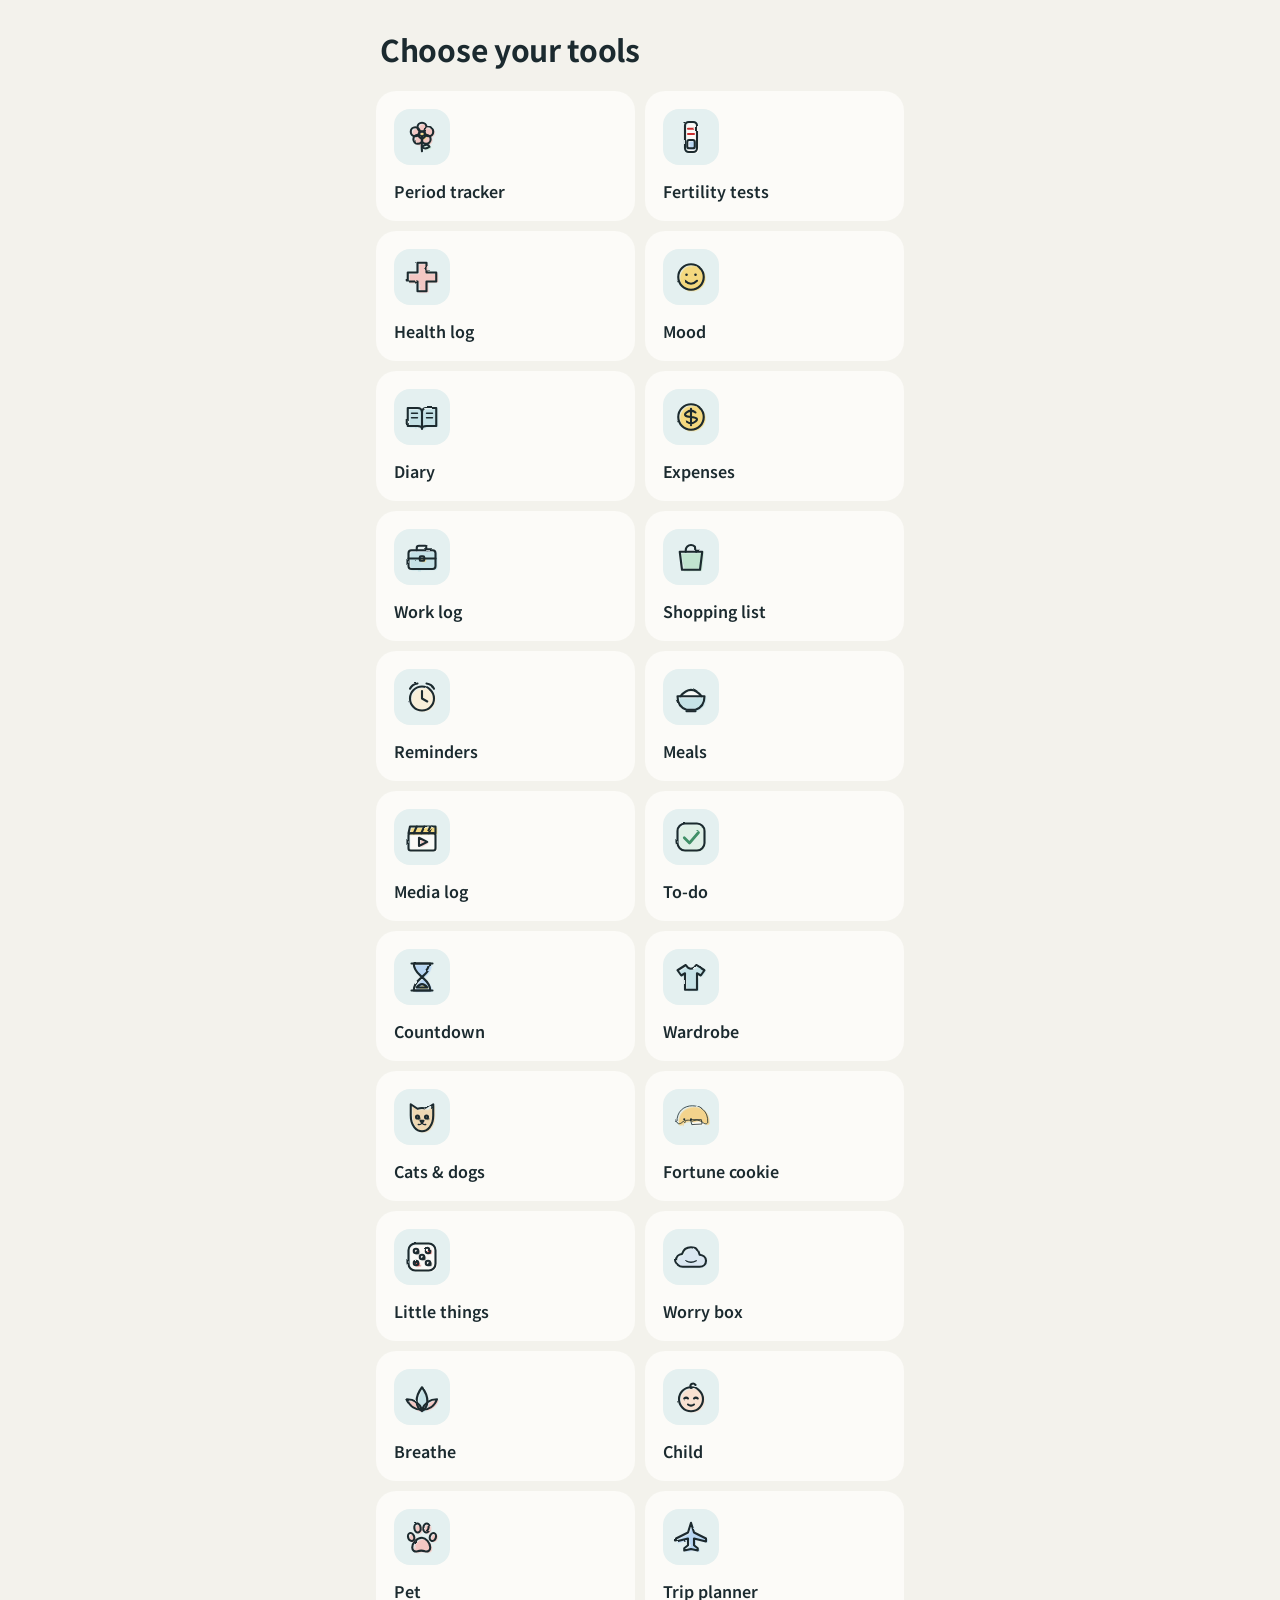
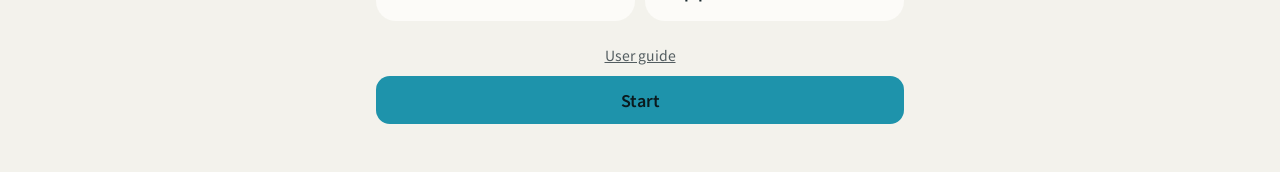
<file: app/index.html>
<!doctype html>
<html lang="zh-CN">
<head>
  <meta charset="utf-8">
  <meta name="viewport" content="width=device-width, initial-scale=1, viewport-fit=cover">
  <title>Peasmine</title>
  <meta name="theme-color" content="#f3f2ec">
  <meta name="apple-mobile-web-app-capable" content="yes">
  <meta name="mobile-web-app-capable" content="yes">
  <meta name="apple-mobile-web-app-title" content="Peasmine">
  <meta name="apple-mobile-web-app-status-bar-style" content="default">
  <link rel="manifest" href="manifest.webmanifest">
  <link rel="apple-touch-icon" href="icons/icon-180.png">
  <link rel="icon" href="icons/icon-192.png">
  <script src="js/themes.js"></script>
  <link rel="preconnect" href="https://fonts.googleapis.com">
  <link rel="preconnect" href="https://fonts.gstatic.com" crossorigin>
  <link rel="stylesheet" href="https://fonts.googleapis.com/css2?family=Google+Sans:wght@400..700&family=Noto+Sans+SC:wght@400;500;700&display=swap">
  <link rel="stylesheet" href="css/themes.css">
  <link rel="stylesheet" href="css/app.css">
</head>
<body>
  <main id="app"></main>
  <script type="module" src="js/app.js"></script>
</body>
</html>
</file>
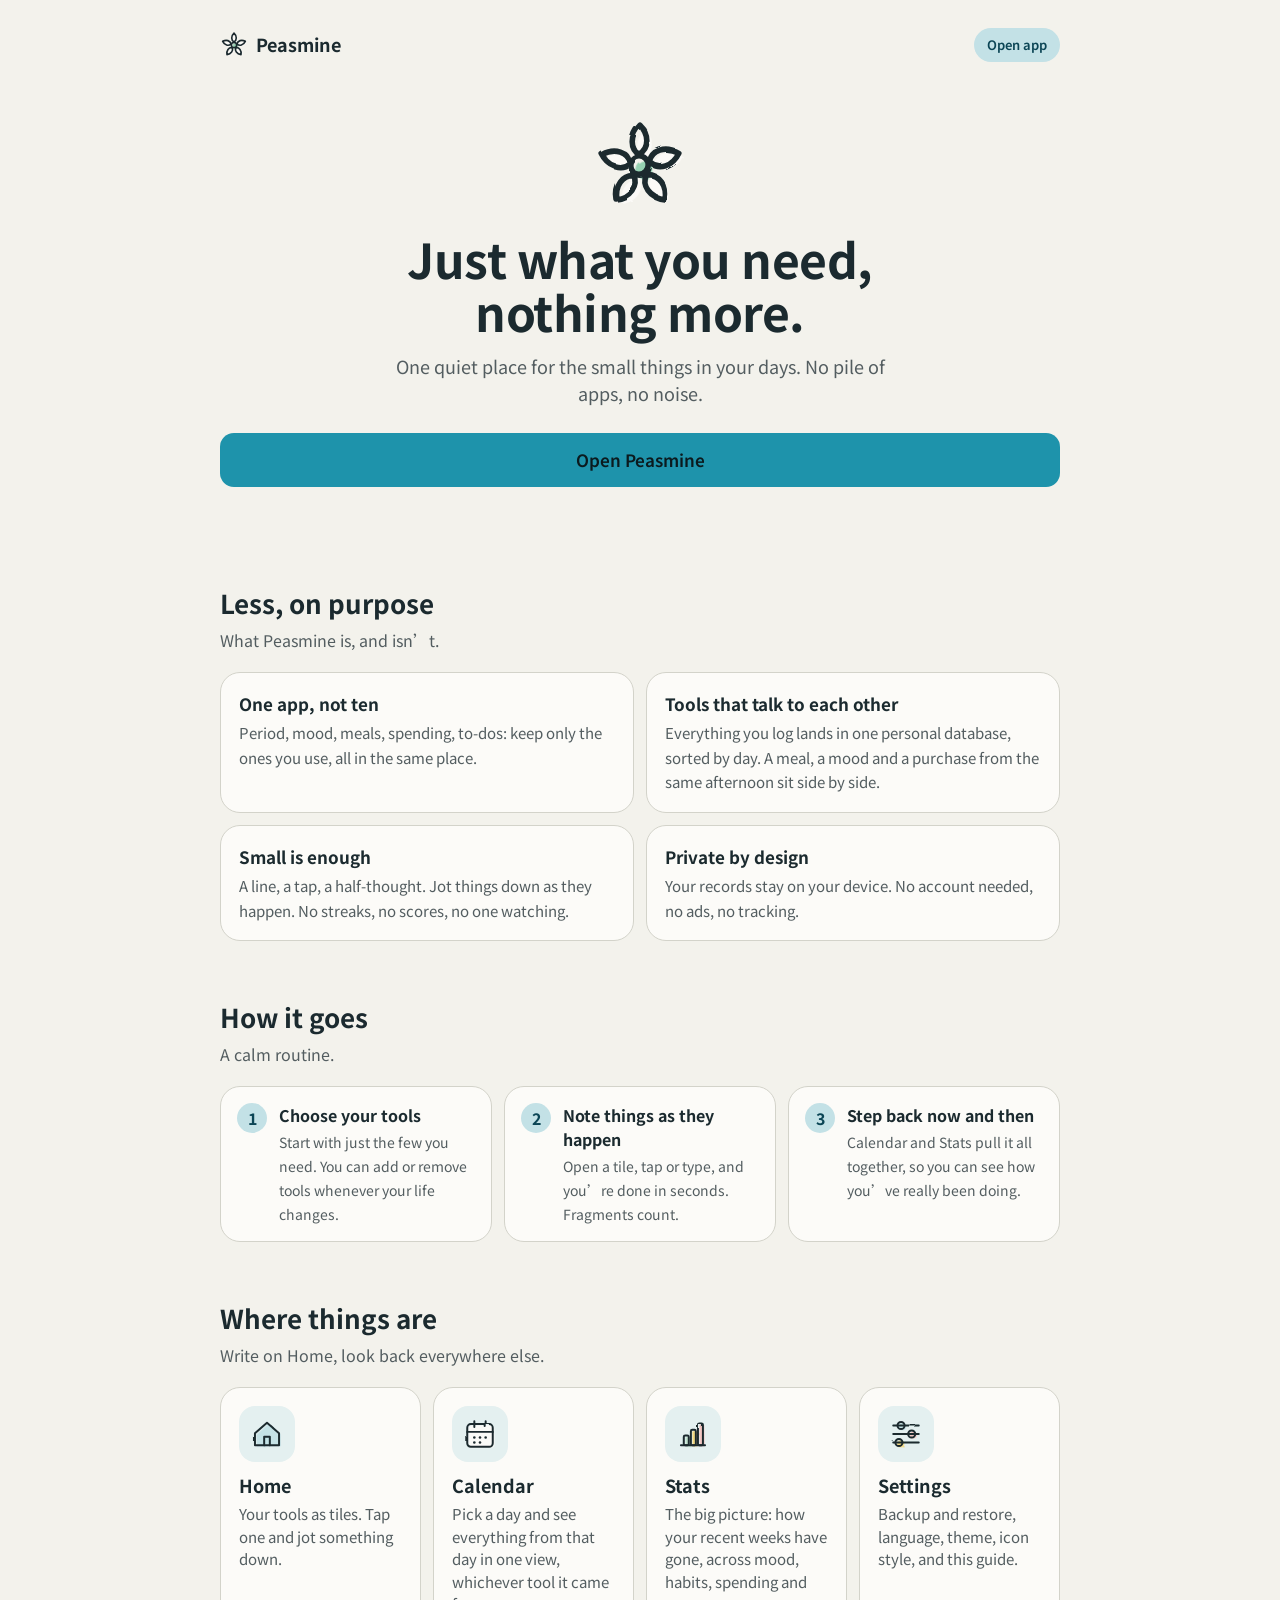
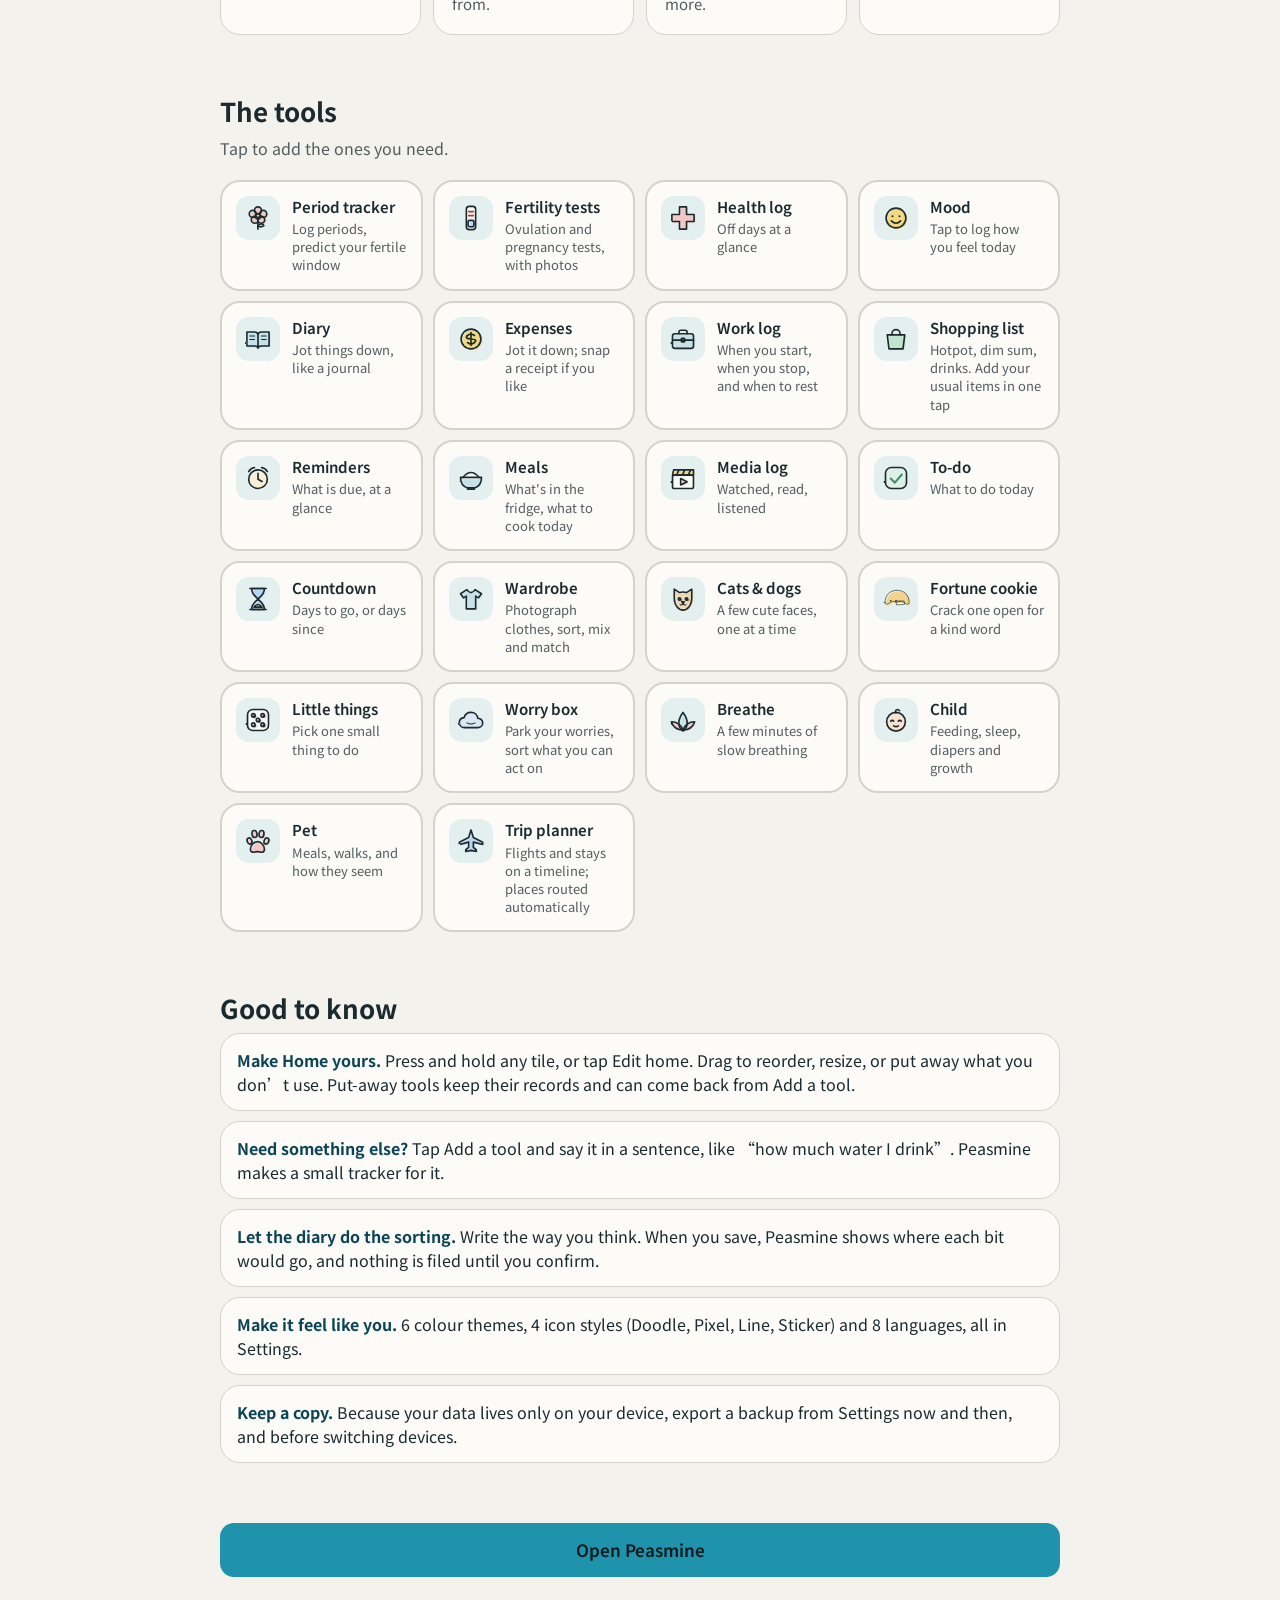
<file: app/welcome.html>
<!doctype html>
<html lang="en">
<head>
  <meta charset="utf-8">
  <meta name="viewport" content="width=device-width, initial-scale=1, viewport-fit=cover">
  <title>Peasmine – Welcome</title>
  <meta name="description" content="Peasmine is a private, local-only toolbox for the small things you track every day.">
  <link rel="icon" href="icons/icon-192.png">
  <script src="js/themes.js"></script>
  <link rel="preconnect" href="https://fonts.googleapis.com">
  <link rel="preconnect" href="https://fonts.gstatic.com" crossorigin>
  <link rel="stylesheet" href="https://fonts.googleapis.com/css2?family=Google+Sans:wght@400..700&family=Noto+Sans+SC:wght@400;500;700&display=swap">
  <link rel="stylesheet" href="css/themes.css">
  <link rel="stylesheet" href="css/app.css">
  <style>
    .wl { max-width: 880px; margin: 0 auto; padding: calc(28px + env(safe-area-inset-top)) 20px calc(56px + env(safe-area-inset-bottom)); }
    .wl-nav { display: flex; align-items: center; justify-content: space-between; gap: 12px; }
    .wl-brand { display: flex; align-items: center; gap: 8px; font-weight: 700; font-size: 18px; }
    .wl-nav a.pill { text-decoration: none; }
    .wl-hero { text-align: center; padding: 56px 0 40px; }
    .wl-logo { line-height: 0; margin-bottom: 18px; }
    .wl-hero h1 { font-size: clamp(32px, 6vw, 48px); line-height: 1.12; margin: 0 0 14px; letter-spacing: -.01em; }
    .wl-hero p { color: var(--muted); font-size: 18px; max-width: 520px; margin: 0 auto 26px; }
    .wl-cta { display: inline-block; text-decoration: none; padding: 14px 28px; font-size: 17px; }
    .wl-h2 { font-size: 26px; margin: 56px 0 6px; }
    .wl-lead { color: var(--muted); margin: 0 0 20px; }
    .wl-steps { display: grid; grid-template-columns: repeat(3, 1fr); gap: 12px; counter-reset: s; }
    .wl-step { position: relative; background: var(--surface); border: 1px solid var(--line); border-radius: var(--radius); padding: 16px 16px 16px 58px; }
    .wl-step::before { counter-increment: s; content: counter(s); position: absolute; left: 16px; top: 16px; width: 30px; height: 30px; border-radius: 50%; display: grid; place-items: center; font-weight: 700; background: var(--accent-soft); color: var(--accent-ink); }
    .wl-step b { display: block; margin-bottom: 2px; }
    .wl-step span { color: var(--muted); font-size: 14px; }
    .wl-tabs { display: grid; grid-template-columns: repeat(4, 1fr); gap: 12px; }
    @media (max-width: 760px) { .wl-steps, .wl-tabs { grid-template-columns: 1fr 1fr; } .wl-points { grid-template-columns: 1fr; } }
    @media (max-width: 480px) { .wl-steps, .wl-tabs { grid-template-columns: 1fr; } }
    .wl-points { display: grid; grid-template-columns: repeat(2, 1fr); gap: 12px; }
    .wl-point { background: var(--surface); border: 1px solid var(--line); border-radius: var(--radius); padding: 18px; }
    .wl-point b { display: block; font-size: 17px; margin-bottom: 4px; }
    .wl-point span { color: var(--muted); font-size: 15px; }
    .wl-tab { background: var(--surface); border: 1px solid var(--line); border-radius: var(--radius); padding: 18px; }
    .wl-tab .card-icon { margin-bottom: 10px; }
    .wl-tab h3 { margin: 0 0 4px; font-size: 18px; }
    .wl-tab p { margin: 0; color: var(--muted); font-size: 15px; }
    .wl-tools { display: grid; grid-template-columns: repeat(auto-fill, minmax(200px, 1fr)); gap: 10px; }
    .wl-tool { display: flex; gap: 12px; align-items: flex-start; background: var(--surface); border: 1px solid var(--line); border-radius: var(--radius); padding: 14px; }
    button.wl-tool { text-align: left; width: 100%; position: relative; border-width: 2px; color: inherit; font: inherit; }
    .wl-tool.on { border-color: var(--accent); background: var(--accent-faint); }
    .wl-tool.on::after { content: '✓'; position: absolute; top: 8px; right: 12px; font-weight: 700; color: var(--accent-ink); }
    .wl-tool .card-icon { width: 44px; height: 44px; margin: 0; border-radius: 13px; }
    .wl-tool .card-name { font-size: 15px; }
    .wl-tips { list-style: none; margin: 0; padding: 0; display: grid; gap: 10px; }
    .wl-tips li { background: var(--surface); border: 1px solid var(--line); border-radius: var(--radius); padding: 14px 16px; }
    .wl-tips b { color: var(--accent-ink); }
    .wl-end { text-align: center; margin-top: 60px; }

    .wl-bar { display: none; }
    /* 手机：像 app 的引导页，一屏一块，左右滑动，底部固定「下一步」 */
    @media (max-width: 640px) {
      html, body { height: 100%; overflow: hidden; }
      .wl { height: 100dvh; max-width: none; padding: 0; display: flex; flex-direction: column; }
      .wl-nav { padding: calc(12px + env(safe-area-inset-top)) 16px 8px; flex: none; }
      .wl-slides { flex: 1; min-height: 0; display: flex; overflow-x: auto; overflow-y: hidden; scroll-snap-type: x mandatory; scrollbar-width: none; overscroll-behavior-x: contain; }
      .wl-slides::-webkit-scrollbar { display: none; }
      .slide { flex: 0 0 100%; scroll-snap-align: start; scroll-snap-stop: always; overflow-y: auto; padding: 8px 16px 24px; box-sizing: border-box; }
      .wl-hero { display: flex; flex-direction: column; justify-content: center; padding-top: 0; }
      .wl-hero .wl-cta, .wl-end { display: none; }
      .wl-h2 { margin: 12px 0 4px; font-size: 24px; }
      .wl-steps, .wl-tabs, .wl-points { grid-template-columns: 1fr; }
      .wl-tools { grid-template-columns: 1fr 1fr; gap: 8px; }
      .wl-tool { flex-direction: column; gap: 8px; }
      .wl-bar { display: block; flex: none; padding: 10px 16px calc(14px + env(safe-area-inset-bottom)); background: var(--bg); border-top: 1px solid var(--line); }
      .wl-dots { display: flex; justify-content: center; gap: 8px; margin-bottom: 12px; }
      .wl-dots i { width: 8px; height: 8px; border-radius: 50%; background: var(--line); transition: all .2s; }
      .wl-btns { display: flex; gap: 10px; }
      .wl-btns .btn { min-height: 48px; }
      #prev { flex: 1; }
      #next { flex: 2; }
      .wl-dots i.on { width: 22px; border-radius: 4px; background: var(--accent); }
    }
  </style>
</head>
<body>
<div class="wl">
  <nav class="wl-nav">
    <div class="wl-brand" id="brand">Peasmine</div>
    <a class="pill" id="skip" href="index.html">Open app</a>
  </nav>

  <div class="wl-slides" id="slides">
  <section class="slide wl-hero">
    <div class="wl-logo" id="logo"></div>
    <h1>Just what you need,<br>nothing more.</h1>
    <p>One quiet place for the small things in your days. No pile of apps, no noise.</p>
    <a class="btn primary wl-cta" href="index.html">Open Peasmine</a>
  </section>

  <section class="slide">
  <h2 class="wl-h2">Less, on purpose</h2>
  <p class="wl-lead">What Peasmine is, and isn&rsquo;t.</p>
  <div class="wl-points">
    <div class="wl-point"><b>One app, not ten</b><span>Period, mood, meals, spending, to-dos: keep only the ones you use, all in the same place.</span></div>
    <div class="wl-point"><b>Tools that talk to each other</b><span>Everything you log lands in one personal database, sorted by day. A meal, a mood and a purchase from the same afternoon sit side by side.</span></div>
    <div class="wl-point"><b>Small is enough</b><span>A line, a tap, a half-thought. Jot things down as they happen. No streaks, no scores, no one watching.</span></div>
    <div class="wl-point"><b>Private by design</b><span>Your records stay on your device. No account needed, no ads, no tracking.</span></div>
  </div>
  </section>

  <section class="slide">
  <h2 class="wl-h2">How it goes</h2>
  <p class="wl-lead">A calm routine.</p>
  <div class="wl-steps">
    <div class="wl-step"><b>Choose your tools</b><span>Start with just the few you need. You can add or remove tools whenever your life changes.</span></div>
    <div class="wl-step"><b>Note things as they happen</b><span>Open a tile, tap or type, and you&rsquo;re done in seconds. Fragments count.</span></div>
    <div class="wl-step"><b>Step back now and then</b><span>Calendar and Stats pull it all together, so you can see how you&rsquo;ve really been doing.</span></div>
  </div>
  </section>

  <section class="slide">
  <h2 class="wl-h2">Where things are</h2>
  <p class="wl-lead">Write on Home, look back everywhere else.</p>
  <div class="wl-tabs" id="tabs"></div>

  </section>

  <section class="slide">
  <h2 class="wl-h2">The tools</h2>
  <p class="wl-lead">Tap to add the ones you need.</p>
  <div class="wl-tools" id="tools"></div>

  </section>

  <section class="slide">
  <h2 class="wl-h2">Good to know</h2>
  <ul class="wl-tips">
    <li><b>Make Home yours.</b> Press and hold any tile, or tap Edit home. Drag to reorder, resize, or put away what you don&rsquo;t use. Put-away tools keep their records and can come back from Add a tool.</li>
    <li><b>Need something else?</b> Tap Add a tool and say it in a sentence, like &ldquo;how much water I drink&rdquo;. Peasmine makes a small tracker for it.</li>
    <li><b>Let the diary do the sorting.</b> Write the way you think. When you save, Peasmine shows where each bit would go, and nothing is filed until you confirm.</li>
    <li><b>Make it feel like you.</b> 6 colour themes, 4 icon styles (Doodle, Pixel, Line, Sticker) and 8 languages, all in Settings.</li>
    <li><b>Keep a copy.</b> Because your data lives only on your device, export a backup from Settings now and then, and before switching devices.</li>
  </ul>
  <div class="wl-end">
    <a class="btn primary wl-cta" href="index.html">Open Peasmine</a>
  </div>
  </section>
  </div>

  <div class="wl-bar">
    <div class="wl-dots" id="dots"></div>
    <div class="wl-btns"><button class="btn ghost" id="prev">Back</button><button class="btn primary" id="next">Next</button></div>
  </div>
</div>

<script type="module">import{icon}from'./js/core/icons.js';import builtin,{optional}from'./js/tools/index.js';import{loadPicked,savePicked}from'./js/core/pick.js';const el=(tag,cls,...kids)=>{const n=document.createElement(tag);if(cls)n.className=cls;n.append(...kids.filter(Boolean));return n;};const iconBox=(name,size=36)=>el('div','card-icon',icon(name,size,'doodle'));document.getElementById('brand').prepend(icon('peasmine',28,'doodle'));document.getElementById('logo').append(icon('peasmine',96,'doodle'));const tabs=[['house','Home','Your tools as tiles. Tap one and jot something down.'],['calendar','Calendar','Pick a day and see everything from that day in one view, whichever tool it came from.'],['chart','Stats','The big picture: how your recent weeks have gone, across mood, habits, spending and more.'],['gear','Settings','Backup and restore, language, theme, icon style, and this guide.'],];document.getElementById('tabs').append(...tabs.map(([ic,name,text])=>el('div','wl-tab',iconBox(ic,34),el('h3','',name),el('p','',text))));const chosen=await loadPicked(builtin,optional).catch(()=>new Set());let saving=Promise.resolve();const all=[...builtin,...optional];document.getElementById('tools').append(...all.map((t)=>{const card=el('button','wl-tool'+(chosen.has(t.id)?' on':''),iconBox(t.icon,28),el('div','',el('div','card-name',t.name),el('div','card-sub',t.description||t.why)));card.setAttribute('aria-pressed',chosen.has(t.id));card.addEventListener('click',()=>{chosen.has(t.id)?chosen.delete(t.id):chosen.add(t.id);card.classList.toggle('on',chosen.has(t.id));card.setAttribute('aria-pressed',chosen.has(t.id));saving=saving.then(()=>savePicked(chosen,builtin,optional)).catch(()=>{});});return card;}));const slides=document.getElementById('slides'),dots=document.getElementById('dots'),next=document.getElementById('next');const from=new URLSearchParams(location.search).get('from');const pages=[...slides.children];pages.forEach(()=>dots.append(document.createElement('i')));let cur=0;const paint=()=>{cur=Math.round(slides.scrollLeft/slides.clientWidth);[...dots.children].forEach((d,i)=>d.classList.toggle('on',i===cur));next.textContent=cur===pages.length-1?(from?'Done':'Open Peasmine'):'Next';prev.style.visibility=cur===0&&!from?'hidden':'';};slides.addEventListener('scroll',paint,{passive:true});const back=from==='settings'?'index.html#/settings':'index.html';const prev=document.getElementById('prev'),skip=document.getElementById('skip');if(from){skip.textContent='Back';skip.href=back;}
next.addEventListener('click',()=>{if(cur===pages.length-1)location.href=back;else slides.scrollTo({left:(cur+1)*slides.clientWidth,behavior:'smooth'});});prev.addEventListener('click',()=>{if(cur===0)location.href=back;else slides.scrollTo({left:(cur-1)*slides.clientWidth,behavior:'smooth'});});paint();</script>
</body>
</html>
</file>
<file: app/css/themes.css>
:root,[data-theme="vintage"]{--bg:#F3F2EC;--surface:#FCFBF8;--sunken:#E6E5DD;--text:#1B2A2F;--muted:#535D60;--line:#D3D3CA;--accent:#1E93AB;--accent-strong:#126074;--accent-soft:#C3E1E6;--accent-faint:#E4F0F0;--accent-ink:#0B4555;--on-accent:#0B1A1E;--period:#C92F2F;--period-soft:#F5C4C0;--period-faint:#F9E4E1;--on-period:#ffffff;--shadow:0 10px 30px rgba(31,42,46,.14);--scrim:rgba(19,25,28,.4)}[data-theme="spring"]{--bg:#FBF7EE;--surface:#FFFFFF;--sunken:#F3E9E6;--text:#27341F;--muted:#5C6656;--line:#E6D9D6;--accent:#6A8F69;--accent-strong:#4A7248;--accent-soft:#DDE9D9;--accent-faint:#F1F6EE;--accent-ink:#254C22;--on-accent:#10200E;--period:#C2405F;--period-soft:#F4CFD9;--period-faint:#FAEAEF;--on-period:#ffffff;--shadow:0 10px 30px rgba(39,52,31,.14);--scrim:rgba(19,25,28,.4)}[data-theme="summer"]{--bg:#FFF4DA;--surface:#FFFCF2;--sunken:#FBE3B4;--text:#3A2410;--muted:#6E5A40;--line:#EDD6A2;--accent:#D9650A;--accent-strong:#A84C00;--accent-soft:#FFD8A8;--accent-faint:#FFEDD2;--accent-ink:#692F00;--on-accent:#2E1A08;--period:#C93A4E;--period-soft:#F7CBD1;--period-faint:#FCE8EB;--on-period:#ffffff;--shadow:0 10px 30px rgba(58,36,16,.14);--scrim:rgba(19,25,28,.4)}[data-theme="midnight"]{--bg:#0D0D0E;--surface:#1D1D1F;--sunken:#2C2C2F;--text:#F1EDE2;--muted:#C5C1B7;--line:#3B3B3E;--accent:#E9D9A6;--accent-strong:#F6EBC6;--accent-soft:#38352B;--accent-faint:#1F1E1A;--accent-ink:#F0E3B8;--on-accent:#0D0D0E;--period:#F0868A;--period-soft:#4B2B2E;--period-faint:#2C2122;--on-period:#2A0B12;--shadow:0 10px 30px rgba(0,0,0,.6);--scrim:rgba(0,0,0,.65)}[data-theme="dusk"]{--bg:#1B1329;--surface:#271C3B;--sunken:#31244B;--text:#F0E8F8;--muted:#CABDDC;--line:#4B3A6C;--accent:#C7ACE6;--accent-strong:#DCC8F1;--accent-soft:#3A2B56;--accent-faint:#241A36;--accent-ink:#E3D2F7;--on-accent:#1B1329;--period:#F08DB0;--period-soft:#51293F;--period-faint:#33203A;--on-period:#2A0B1A;--shadow:0 10px 30px rgba(0,0,0,.5);--scrim:rgba(0,0,0,.6)}[data-theme="forest"]{--bg:#171D16;--surface:#222A20;--sunken:#2A3328;--text:#EDE7D6;--muted:#C3CBB7;--line:#40503C;--accent:#AFC49B;--accent-strong:#C8D9B7;--accent-soft:#2E3A2A;--accent-faint:#1D241B;--accent-ink:#CFE0BC;--on-accent:#171D16;--period:#E8967A;--period-soft:#4D3427;--period-faint:#2E2620;--on-period:#2A1209;--shadow:0 10px 30px rgba(0,0,0,.5);--scrim:rgba(0,0,0,.6)}:root{--green:#5fae86;--on-green:#0f2a1b;--green-soft:#dff0e6;--green-ink:#174c32;--amber:#e3a043;--on-amber:#2b1904;--amber-soft:#fbefd8;--amber-ink:#6b4207;--gray:#79858f;--on-gray:#10181c;--gray-soft:#e9edf0;--gray-ink:#434e57;--pos:#cf4455;--on-pos:#ffffff;--pos-soft:#f9dde1;--pos-ink:#8c1d2e}:root[data-mode="dark"]{color-scheme:dark;--green:#6fbf93;--on-green:#0d2217;--green-soft:#1f3a2c;--green-ink:#a6e0bf;--amber:#e8a94d;--on-amber:#2a1a04;--amber-soft:#3d3220;--amber-ink:#f5cf94;--gray:#9aa5ae;--on-gray:#11181d;--gray-soft:#2a3036;--gray-ink:#c9d1d7;--pos:#f57c8d;--on-pos:#1a0509;--pos-soft:#4a2530;--pos-ink:#ffb8c2}:root[data-mode="dark"] .sticker{--accent-soft:#b9dbe0;--gray-soft:#e3e6e8;--period:#e5534b;--period-soft:#f5bebb}
</file>
<file: app/css/app.css>
:root{--radius:20px;--radius-sm:14px;--font:"Google Sans","Noto Sans SC",ui-rounded,-apple-system,"PingFang SC","Hiragino Sans GB",sans-serif}*{box-sizing:border-box;-webkit-tap-highlight-color:transparent}html,body{margin:0;background:var(--bg);color:var(--text);font:16px/1.5 var(--font);-webkit-text-size-adjust:100%}#app{max-width:560px;margin:0 auto;padding:calc(12px + env(safe-area-inset-top)) 16px calc(48px + env(safe-area-inset-bottom))}button{font:inherit;color:inherit;border:0;background:none;cursor:pointer;padding:0}h1,h3,h4,p{margin:0}:focus-visible{outline:2px solid var(--accent);outline-offset:2px;border-radius:8px}.muted{color:var(--muted);font-size:14px;white-space:pre-line}.center{text-align:center;padding:24px 0}.hint{color:var(--muted);font-size:13px;margin-top:8px}.sec{font-size:13px;font-weight:600;letter-spacing:.04em;color:var(--muted);margin:22px 4px 10px}@media (prefers-reduced-motion:reduce){*{animation:none!important;transition:none!important}}.home-head{padding:20px 4px 18px;display:flex;flex-direction:column;gap:4px}.eyebrow{font-size:13px;font-weight:600;letter-spacing:.06em;color:var(--accent-ink)}.home-head h1{font-size:30px;line-height:1.15;font-weight:700;letter-spacing:-.01em}.home-head p{color:var(--muted);font-size:15px}.ask-bar{display:flex;align-items:center;gap:12px;width:100%;min-height:56px;background:var(--surface);border:1.5px solid transparent;border-radius:18px;padding:10px 18px 10px 14px;margin-bottom:16px;color:var(--muted);text-align:left;font-size:16px}.ask-bar:active{background:var(--accent-faint)}.ask-bar .px{flex:none}.card{background:var(--surface);border:1px solid transparent;border-radius:var(--radius);padding:16px;text-decoration:none;color:inherit;display:flex;flex-direction:column;min-width:0}.card:active{background:var(--accent-faint)}.card-icon{width:56px;height:56px;display:grid;place-items:center;background:var(--accent-faint);border-radius:16px;margin-bottom:14px;line-height:0;flex:none}.card-name{font-weight:600;font-size:16px}.card-sub{color:var(--muted);font-size:13px;margin-top:2px;line-height:1.4;overflow-wrap:anywhere}.wgrid{display:grid;grid-template-columns:repeat(3,1fr);grid-auto-rows:104px;grid-auto-flow:dense;gap:10px}.widget{position:relative;display:flex;flex-direction:column;min-width:0;background:var(--surface);border:1px solid transparent;border-radius:var(--radius);-webkit-user-select:none;user-select:none;-webkit-touch-callout:none}.w-m{grid-column:span 2}.w-l{grid-column:span 3}.w-main{flex:1;min-width:0;min-height:0;display:grid;grid-template-columns:auto 1fr;grid-template-rows:auto auto;column-gap:12px;align-content:center;padding:12px 14px;color:inherit;text-decoration:none;-webkit-user-drag:none}.w-text{display:contents}.w-main>svg{grid-column:1;grid-row:1 / span 2;align-self:center;flex:none;width:36px;height:36px}.w-name{grid-column:2;grid-row:1;align-self:end;font-weight:600;font-size:16px;min-width:0;white-space:nowrap;overflow:hidden;text-overflow:ellipsis}.w-sub{grid-column:2;grid-row:2;margin-top:1px;color:var(--muted);font-size:14px;line-height:1.35;overflow-wrap:anywhere;display:-webkit-box;-webkit-line-clamp:2;-webkit-box-orient:vertical;overflow:hidden}.w-s .w-main{display:flex;flex-direction:column;align-items:center;justify-content:center;gap:8px;padding:10px 6px;text-align:center}.w-s .w-text{display:block;max-width:100%}.w-s .w-name{font-size:14px}.w-s .w-sub{display:none}.w-size{display:none;position:absolute;top:-10px;right:-8px;z-index:2;min-width:34px;padding:4px 9px;border:2px solid var(--bg);font-size:12px;font-weight:600;color:var(--accent-ink);background:var(--accent-soft);border-radius:999px}.editing .w-size{display:block}.editing .widget{border-style:dashed;border-color:var(--accent);touch-action:none;cursor:grab}.widget.dragging{z-index:10;box-shadow:var(--shadow);cursor:grabbing}.edit-bar{display:flex;align-items:center;justify-content:space-between;gap:12px;margin:0 4px 12px;font-size:14px;color:var(--muted)}.edit-bar[hidden]{display:none}.banner{display:block;text-decoration:none;background:var(--amber-soft);color:var(--amber-ink);border-radius:var(--radius-sm);padding:12px 14px;font-size:14px;margin-bottom:16px}.foot-links{display:flex;flex-wrap:wrap;justify-content:center;gap:0 4px;margin-top:30px}.link-btn{color:var(--muted);font-size:14px;padding:10px 12px;border-radius:12px;white-space:nowrap}.link-btn:active{background:var(--sunken)}.tool-head{position:sticky;top:0;z-index:5;display:flex;align-items:center;gap:8px;padding:8px 0 12px;margin-bottom:2px;background:var(--bg);background:color-mix(in srgb,var(--bg) 88%,transparent);-webkit-backdrop-filter:blur(12px);backdrop-filter:blur(12px)}.back{color:var(--accent-ink);text-decoration:none;font-size:16px;font-weight:600;padding:8px 10px 8px 0}.tool-title{font-weight:700;font-size:18px;display:inline-flex;align-items:center;gap:8px;min-width:0}.pill{font-size:13px;font-weight:600;color:var(--accent-ink);background:var(--accent-soft);border-radius:999px;padding:7px 13px;white-space:nowrap}.pill.danger{color:var(--pos-ink);background:var(--pos-soft)}.push{margin-left:auto}.tool-body>* + *{margin-top:14px}.panel{background:var(--surface);border:1px solid transparent;border-radius:var(--radius);padding:16px}.btn{border-radius:var(--radius-sm);padding:12px 18px;min-height:46px;font-weight:600;transition:transform .1s}.btn:active{transform:scale(.98)}.btn.block{display:block;width:100%}.btn.primary{background:var(--accent);color:var(--on-accent)}.btn.soft{background:var(--accent-soft);color:var(--accent-ink)}.btn.ghost{background:var(--sunken);color:var(--text)}.btn.danger{background:var(--pos);color:var(--on-pos)}.btn.danger-ghost{color:var(--pos);background:none}.btn.small{padding:8px 14px;font-size:14px;min-height:38px}.sheet .btn.block,.sheet .col>.btn{margin-top:10px}.input{width:100%;font:inherit;border:1.5px solid transparent;background:var(--sunken);border-radius:12px;padding:11px 12px;margin-top:10px;color:var(--text)}.input:focus{outline:none;border-color:var(--accent)}.input::placeholder{color:var(--muted);opacity:.8}.input.big{margin:0 0 10px;resize:none;line-height:1.5}.input.slim{width:auto;margin:0;padding:8px 10px}.input.wide{flex:1;width:auto;min-width:0;margin:0;padding:11px 12px}select.input{appearance:none;-webkit-appearance:none;padding-right:36px;background-image:url("data:image/svg+xml,%3Csvg xmlns='http://www.w3.org/2000/svg' width='12' height='8' viewBox='0 0 12 8'%3E%3Cpath d='M1 1.5l5 5 5-5' fill='none' stroke='%23888' stroke-width='1.8' stroke-linecap='round' stroke-linejoin='round'/%3E%3C/svg%3E");background-repeat:no-repeat;background-position:right 14px center}.lang-select{margin-top:0;font-weight:600}.add-row{display:flex;gap:8px;align-items:center;margin-bottom:10px}.stats{display:grid;grid-template-columns:repeat(3,1fr);gap:8px;text-align:center}.stat-v{font-size:20px;font-weight:700;font-variant-numeric:tabular-nums}.stat-l{font-size:12px;color:var(--muted)}.ovu-line{margin-top:12px;padding:10px 12px;background:var(--green-soft);color:var(--green-ink);border-radius:12px;font-size:14px}.cal{background:var(--surface);border:1px solid transparent;border-radius:var(--radius);padding:12px}.cal-head{display:flex;align-items:center;justify-content:space-between;margin-bottom:6px}.cal-title{font-weight:700}.nav{font-size:24px;width:44px;height:40px;color:var(--accent-ink)}.week,.days{display:grid;grid-template-columns:repeat(7,1fr);gap:3px}.week div{text-align:center;color:var(--muted);font-size:12px;padding:4px 0}.day{position:relative;aspect-ratio:1 / 1.08;border-radius:12px;display:flex;flex-direction:column;align-items:center;justify-content:flex-start;padding-top:5px}.day.empty{visibility:hidden}.day .num{font-size:15px;font-variant-numeric:tabular-nums}.day.period{background:var(--period);color:var(--on-period)}.day.pred{background:var(--period-faint);box-shadow:inset 0 0 0 1.5px var(--period-soft)}.day.win{background:var(--green-soft)}.day.ovu{box-shadow:inset 0 0 0 2px var(--green);font-weight:700}.day.today .num{font-weight:800;text-decoration:underline;text-underline-offset:3px}.mk{position:absolute;bottom:4px;font-size:10px;line-height:1;border-radius:8px;padding:2px 4px;font-weight:700}.mk.pos{background:var(--pos);color:var(--on-pos);box-shadow:0 0 0 2px var(--surface)}.mk.weak{background:var(--amber);width:10px;height:10px;padding:0;border-radius:50%}.mk.neg{background:var(--gray);width:6px;height:6px;padding:0;border-radius:50%}.day.has-pos{box-shadow:inset 0 0 0 2px var(--pos)}.heart{position:absolute;top:2px;right:4px;font-size:10px;color:var(--pos);line-height:1}.day.period .heart{color:var(--on-period)}.legend{display:flex;flex-wrap:wrap;gap:6px 14px;font-size:12px;color:var(--muted);padding:0 4px}.legend span{display:inline-flex;align-items:center;gap:5px}.sw{width:14px;height:14px;border-radius:5px;display:inline-block}.sw.period{background:var(--period)}.sw.pred{background:var(--period-faint);box-shadow:inset 0 0 0 1.5px var(--period-soft)}.sw.win{background:var(--green-soft)}.sw.ovu{box-shadow:inset 0 0 0 2px var(--green)}.sw.pos{background:var(--pos)}.sw-heart{color:var(--pos);font-style:normal;font-size:13px;line-height:1}.ask{font-weight:600;margin-bottom:12px}.quick{display:grid;grid-template-columns:repeat(3,1fr);gap:10px}.quick-btn{border-radius:16px;padding:18px 0;font-weight:700;font-size:17px}.quick-btn.neg{background:var(--gray-soft);color:var(--gray-ink)}.quick-btn.weak{background:var(--amber-soft);color:var(--amber-ink)}.quick-btn.pos{background:var(--pos-soft);color:var(--pos-ink)}.chip{font-size:13px;font-weight:700;padding:2px 10px;border-radius:10px}.chip.neg{background:var(--gray-soft);color:var(--gray-ink)}.chip.weak{background:var(--amber-soft);color:var(--amber-ink)}.chip.pos{background:var(--pos);color:var(--on-pos)}.tl-group h4{font-size:13px;font-weight:600;letter-spacing:.04em;color:var(--muted);margin:20px 4px 8px}.entry{display:flex;align-items:center;gap:10px;background:var(--surface);border:1px solid transparent;border-radius:16px;padding:10px 12px;margin-bottom:8px}.entry-main{flex:1;display:flex;align-items:center;flex-wrap:wrap;gap:8px;min-width:0}.entry-main.col{flex-direction:column;align-items:flex-start;gap:0}.time{font-variant-numeric:tabular-nums;font-weight:600}.note{color:var(--muted);font-size:13px}.thumb{width:48px;height:48px;border-radius:10px;object-fit:cover}.x{color:var(--muted);font-size:13px;padding:8px}.viewer{position:fixed;inset:0;background:rgba(0,0,0,.9);display:flex;align-items:center;justify-content:center;z-index:60;padding:16px}.viewer img{max-width:100%;max-height:100%;border-radius:8px}.sheet-back{position:fixed;inset:0;background:var(--scrim);z-index:50;display:flex;align-items:flex-end;justify-content:center}.sheet{background:var(--surface);width:100%;max-width:560px;border-radius:28px 28px 0 0;padding:8px 18px calc(22px + env(safe-area-inset-bottom));max-height:88vh;overflow:auto;animation:up .22s ease-out;box-shadow:var(--shadow)}@keyframes up{from{transform:translateY(40px);opacity:0}}.sheet-grip{width:38px;height:4px;background:var(--line);border-radius:2px;margin:4px auto 14px}.sheet h3{font-size:18px;margin-bottom:10px}.sheet .row{display:flex;gap:10px}.sheet .row .btn{flex:1}.sheet .col{display:flex;flex-direction:column}.confirm-msg{margin:8px 0 18px}.lines{list-style:none;padding:0;margin:0 0 8px}.day-tests{margin:8px 0}.day-test{display:flex;gap:10px;align-items:center;padding:4px 0}.seg{display:grid;grid-template-columns:repeat(3,1fr);gap:8px}.seg-btn{border-radius:12px;padding:12px 0;font-weight:700;background:var(--sunken);color:var(--muted)}.seg-btn.on.neg{background:var(--gray);color:var(--on-gray)}.seg-btn.on.weak{background:var(--amber);color:var(--on-amber)}.seg-btn.on.pos{background:var(--pos);color:var(--on-pos)}.preview{width:100%;max-height:220px;object-fit:contain;border-radius:12px;margin-top:10px;background:var(--bg)}.toast{position:fixed;left:50%;bottom:calc(90px + env(safe-area-inset-bottom));transform:translateX(-50%);background:var(--text);color:var(--bg);padding:10px 18px;border-radius:20px;font-size:14px;z-index:70;transition:opacity .4s;box-shadow:var(--shadow);max-width:calc(100% - 32px)}.toast.out{opacity:0}.toast-act{margin-left:14px;background:none;border:0;color:var(--bg);font:inherit;font-weight:600;text-decoration:underline;padding:0;cursor:pointer}.undo-row{display:flex;align-items:center;gap:10px;padding:10px 0;border-bottom:1px solid var(--line,rgba(0,0,0,.08))}.undo-row .entry-main{flex:1;min-width:0}.badge{font-size:12px;font-weight:700;padding:2px 8px;border-radius:8px;flex:none}.badge.health{background:var(--pos-soft);color:var(--pos-ink)}.badge.chore,.badge.meal{background:var(--green-soft);color:var(--green-ink)}.badge.other{background:var(--gray-soft);color:var(--gray-ink)}.badge.reminder,.badge.buy{background:var(--amber-soft);color:var(--amber-ink)}.badge.note{background:var(--accent-soft);color:var(--accent-ink)}.dots{position:absolute;bottom:5px;display:flex;gap:3px}.dot{width:6px;height:6px;border-radius:50%;background:var(--gray)}.dot.health{background:var(--pos)}.dot.chore,.dot.meal{background:var(--green)}.dot.buy{background:var(--amber)}.day.sel{box-shadow:inset 0 0 0 2px var(--accent)}.dot.ovu{background:var(--green)}.dot.mood{background:var(--accent)}.dot.note{background:var(--muted)}.dot.outfit{background:var(--period)}.dot.trip{background:var(--green-ink)}.dot.med{background:var(--amber)}.dot.money{background:var(--accent-ink)}.dot.work{background:var(--text)}.dots{flex-wrap:wrap;justify-content:center;max-width:44px;row-gap:2px}.legend .dot{display:inline-block;flex:none}.legend{margin-top:12px}.journal-page{padding:14px 16px 6px;margin-bottom:12px}.journal-date{font-size:13px;font-weight:600;color:var(--muted);margin-bottom:4px}.journal{display:block;width:100%;border:0;outline:none;resize:none;padding:0;margin:0;background:transparent;color:var(--text);font:inherit;font-size:16px;line-height:26px;min-height:156px;background-image:linear-gradient(to bottom,transparent 25px,var(--line) 25px);background-size:100% 26px;background-attachment:local}.journal::placeholder{color:var(--muted);opacity:.8}.journal-entry{display:flex;align-items:flex-start;gap:8px;padding:12px 4px;border-bottom:1px solid var(--line)}.journal-text{flex:1;min-width:0;white-space:pre-wrap;overflow-wrap:anywhere;line-height:1.7}.row-card{display:flex;align-items:center;gap:10px;width:100%;text-align:left;background:var(--surface);border:1px solid transparent;border-radius:16px;padding:12px 14px;margin-bottom:8px;color:inherit}.row-card:active{background:var(--accent-faint)}.row-main{font-weight:600}.btn-row{display:flex;gap:10px}.btn-row .btn{flex:1}.row-card .muted{margin-left:auto;font-size:14px}.row-card .grow{margin-left:0;flex:1}.day-sec .sec{margin:14px 0 6px}.day-line{display:flex;align-items:center;flex-wrap:wrap;gap:8px;padding:6px 0}.day-note{background:var(--sunken);border-radius:var(--radius-sm);padding:10px 12px;margin-bottom:6px}.tool-body>.btn.block{margin-top:14px}.prev{background:var(--sunken);border-radius:var(--radius-sm);padding:10px 12px;margin-bottom:10px}.prev.off{opacity:.45}.prev-top,.prev-row{display:flex;align-items:center;gap:8px;margin-top:6px}.prev-top{margin-top:0}.prev-text{flex:1;min-width:0}.prev-row .muted{flex:none}.orig{background:var(--sunken);border-radius:var(--radius-sm);padding:12px;margin:4px 0 12px;white-space:pre-wrap;line-height:1.6}.hc-top{display:flex;justify-content:space-between;align-items:center;font-size:18px}.hc-last{margin:4px 0;font-weight:600}.health-card{margin-top:14px}.chips{display:flex;flex-wrap:wrap;gap:6px;margin-top:10px}.chips.big{gap:8px}.tag{background:var(--accent-soft);color:var(--accent-ink);border-radius:16px;padding:8px 16px;font-weight:600}.tag.old{background:var(--amber-soft);color:var(--amber-ink)}.rem-title{font-weight:600}.check{width:26px;height:26px;border-radius:50%;border:2px solid var(--accent);flex:none}.check:active{background:var(--accent)}.receipt-img{width:100%;max-height:260px;object-fit:contain;border-radius:12px;background:var(--bg);margin-bottom:10px}.rc{display:flex;flex-direction:column;align-items:center;gap:2px}.picks{display:flex;gap:12px;overflow-x:auto;scroll-snap-type:x proximity;margin:0 -16px;padding:2px 16px 10px;scrollbar-width:none}.picks::-webkit-scrollbar{display:none}.pick{flex:none;width:160px;background:var(--surface);border:1px solid transparent;border-radius:var(--radius);padding:14px;scroll-snap-align:start;display:flex;flex-direction:column}.pick .card-icon{margin-bottom:10px}.pick .card-sub{flex:1;margin-bottom:12px}.thread{display:flex;flex-direction:column;gap:8px;margin-bottom:10px}.bubble{max-width:88%;padding:10px 14px;border-radius:16px;line-height:1.5;margin-bottom:8px}.bubble.me{align-self:flex-end;background:var(--accent);color:var(--on-accent);margin-left:auto}.bubble.ai{background:var(--sunken)}.pv{display:flex;gap:14px;align-items:center;background:var(--accent-faint);border-radius:16px;padding:12px;margin:8px 0 12px}.pv .card-icon{margin:0;background:var(--surface)}.center-panel{text-align:center}.big-num{font-size:46px;font-weight:700;line-height:1.1;font-variant-numeric:tabular-nums;letter-spacing:-.01em}.big-num small{font-size:16px;font-weight:600;color:var(--muted);margin-left:4px}.center-panel .btn{margin-top:14px}.bar{height:10px;background:var(--sunken);border-radius:6px;margin:12px 0 6px;overflow:hidden}.bar i{display:block;height:100%;background:var(--accent);border-radius:6px}.spark{width:100%;height:60px;margin-top:10px}.spark polyline{stroke:var(--accent)}.sqs{display:grid;grid-template-columns:repeat(7,1fr);gap:6px;margin-top:10px}.sq{aspect-ratio:1;border-radius:8px;background:var(--sunken)}.sq.on{background:var(--accent)}.sq.now{box-shadow:inset 0 0 0 2px var(--text)}.themes{display:grid;grid-template-columns:1fr 1fr;gap:10px;margin:6px 0 4px}.theme-opt{display:flex;align-items:center;gap:10px;padding:10px;border-radius:14px;border:1.5px solid transparent;background:var(--sunken);text-align:left;font-weight:600;font-size:14px}.theme-opt.on{border-color:var(--accent);background:var(--accent-faint)}.px{image-rendering:pixelated;display:inline-block;vertical-align:middle;flex:none}.btn .px{margin-right:4px;margin-top:-2px}.dg *{stroke:var(--text);stroke-width:2.4;stroke-linecap:round;stroke-linejoin:round;fill:none}.dd{overflow:visible}.styles{display:grid;grid-template-columns:1fr 1fr;gap:10px}.style-opt{display:flex;flex-direction:column;align-items:center;gap:8px;padding:12px 8px;border-radius:14px;border:1.5px solid transparent;background:var(--sunken);font-weight:600;font-size:14px}.style-opt.on{border-color:var(--accent);background:var(--accent-faint)}.style-prev{display:flex;gap:8px}.tag.sel{background:var(--accent);color:var(--on-accent)}.tag.small{padding:4px 10px;font-size:13px}.tag .x-in{opacity:.7;margin-left:2px}.small-gap{margin:10px 0 6px}.grow{flex:1}.meta-line{display:flex;flex-wrap:wrap;gap:6px;margin-top:4px}.day-moods{margin:0 0 6px}.topic-tag,.mood-tag{font-size:12px;font-weight:600;padding:1px 8px;border-radius:8px}.topic-tag{background:var(--gray-soft);color:var(--gray-ink)}.mood-tag{background:var(--accent-soft);color:var(--accent-ink)}.day.ovu-done{background:var(--green);color:var(--on-green);font-weight:700}.sw.ovu-done{background:var(--green)}.tabbar{position:fixed;left:0;right:0;bottom:0;z-index:6;display:flex;justify-content:center;background:color-mix(in srgb,var(--bg) 92%,transparent);-webkit-backdrop-filter:blur(12px);backdrop-filter:blur(12px);border-top:1px solid var(--line);padding-bottom:env(safe-area-inset-bottom)}.tabbar[hidden]{display:none}.tab{flex:1;max-width:140px;display:flex;flex-direction:column;align-items:center;gap:2px;padding:8px 0 6px;color:var(--muted);text-decoration:none;font-size:12px}.tab svg{opacity:.6}.tab.on{color:var(--accent-ink);font-weight:700}.tab.on svg{opacity:1}#app.has-tabs{padding-bottom:calc(92px + env(safe-area-inset-bottom))}.pick-row .pick-text{flex:1;min-width:0}.pick-row .muted{margin-left:0;font-size:13px}.row-card .push{margin-left:auto;flex:none}.row-card>svg{flex:none}.week-nav{display:flex;align-items:center;justify-content:space-between}.week-nav .nav:disabled{opacity:.25}.week-title{text-align:center;font-weight:700;display:flex;flex-direction:column;line-height:1.3}.week-title .muted{font-size:12px;font-weight:400}.sr-head,.sr-strip{display:grid;grid-template-columns:repeat(7,1fr);gap:5px}.sr-head div{text-align:center;font-size:12px;color:var(--muted)}.stat-row{padding:14px 0 4px}.stat-row + .stat-row{border-top:1px solid var(--line);margin-top:10px}.sr-top{display:flex;justify-content:space-between;align-items:baseline;margin-bottom:8px}.sr-label{font-weight:600}.sr-val{font-weight:700;font-size:18px;font-variant-numeric:tabular-nums}.sq{display:block;height:14px;border-radius:5px;background:var(--sunken)}.sq.future{background:none;box-shadow:inset 0 0 0 1px var(--line)}.sq.on.good{background:var(--green)}.sq.on.bad{background:var(--pos)}.sq.on.period{background:var(--period)}.sq.on.plain{background:var(--accent)}.sr-foot{display:flex;justify-content:space-between;margin-top:6px;font-size:12px;color:var(--muted);min-height:16px}.w-del{display:none;position:absolute;top:-10px;left:-8px;z-index:2;width:28px;height:28px;line-height:24px;border:2px solid var(--bg);text-align:center;font-size:18px;color:var(--pos-ink);background:var(--pos-soft);border-radius:50%}.editing .w-del{display:block}.amount{font-size:22px;font-weight:700}.cur{flex:none;min-width:44px;height:44px;font-size:20px;font-weight:700;border-radius:12px;background:var(--accent-soft);color:var(--accent-ink)}.receipt-box{margin-top:10px}.receipt-prev{display:flex;align-items:center;gap:10px;margin:10px 0}.receipt-prev:empty{display:none}.work-now{text-align:center}.work-timer{font-size:34px;font-weight:700;font-variant-numeric:tabular-nums;margin:4px 0}.work-now .banner{margin:12px 0 0;text-align:left}.work-now .btn-row{margin-top:14px}.row-head{display:flex;align-items:center;justify-content:space-between}.shop-group{background:var(--surface);border:1px solid transparent;border-radius:var(--radius);margin-bottom:12px;padding:4px 14px 6px}.shop-title{font-weight:700;padding:10px 0 4px}.shop-row{display:flex;align-items:center;gap:12px;padding:9px 0;border-top:1px solid var(--line)}.shop-row:first-of-type{border-top:0}.shop-row input{width:20px;height:20px;accent-color:var(--accent);flex:none}.shop-name{flex:1;min-width:0}.shop-row.done .shop-name{color:var(--muted);text-decoration:line-through}.list-card{background:var(--surface);border:1px solid transparent;border-radius:var(--radius);margin-bottom:10px}.list-head{display:flex;align-items:center;gap:10px;width:100%;padding:14px;text-align:left;color:inherit}.chev{flex:none;width:14px;font-size:22px;line-height:1;color:var(--muted)}.list-head[aria-expanded="true"] .chev{transform:rotate(90deg)}.list-name{flex:1;min-width:0;font-weight:700}.list-count{flex:none;font-size:13px;color:var(--muted)}.list-body{padding:0 14px 10px;border-top:1px solid var(--line)}.list-body .add-row{margin:12px 0 4px}.list-body .hint{margin:8px 0 4px}.preset{margin-top:6px}.item-chips{display:flex;flex-wrap:wrap;gap:8px;margin:10px 0}.item-chip{padding:7px 12px;border-radius:999px;border:1.5px solid transparent;background:var(--sunken);font-size:14px;color:var(--text)}.item-chip.on{background:var(--accent-soft);border-color:var(--accent);color:var(--accent-ink);font-weight:600}.list-tools{display:flex;justify-content:space-between;margin-top:4px}.link-btn.danger{color:var(--pos)}.mode-tabs{display:flex;gap:6px;background:var(--sunken);border-radius:14px;padding:4px}.mode-tabs button{flex:1;padding:9px 4px;border-radius:11px;font-weight:600;color:var(--muted)}.mode-tabs button.on{background:var(--surface);color:var(--accent-ink);box-shadow:0 1px 2px rgb(0 0 0 / .08)}.wgrid2{display:grid;grid-template-columns:repeat(3,1fr);gap:8px}.wtile{position:relative;aspect-ratio:1;border-radius:14px;overflow:hidden;background:var(--sunken);border:1px solid transparent;padding:0}.wtile img,.collage img{width:100%;height:100%;object-fit:cover;display:block}.cdot{position:absolute;top:6px;right:6px;width:12px;height:12px;border-radius:50%;border:2px solid var(--surface);box-shadow:0 0 0 1px var(--line)}.wname{position:absolute;left:0;right:0;bottom:0;padding:14px 6px 4px;font-size:12px;color:#fff;background:linear-gradient(transparent,rgb(0 0 0 / .55));text-align:left;white-space:nowrap;overflow:hidden;text-overflow:ellipsis}.collage{display:grid;gap:4px;aspect-ratio:1;border-radius:14px;overflow:hidden;background:var(--sunken);margin-bottom:10px}.collage.big{max-height:360px;aspect-ratio:auto;height:320px}.collage img{border-radius:8px}.collage .muted{grid-column:1 / -1;align-self:center}.ogrid{display:grid;grid-template-columns:1fr 1fr;gap:12px}.ocard{text-align:left;background:var(--surface);border:1px solid transparent;border-radius:var(--radius);padding:10px}.ocard .collage{margin-bottom:8px}.oname{font-weight:600}.slot{margin:10px 0}.slot-name{font-size:13px;font-weight:600;color:var(--muted);margin-bottom:6px}.pickrow{display:flex;gap:8px;overflow-x:auto;padding-bottom:4px}.pthumb{flex:none;width:64px;height:64px;border-radius:12px;overflow:hidden;border:2px solid transparent;background:var(--sunken);padding:0;font-size:13px;color:var(--muted)}.pthumb img{width:100%;height:100%;object-fit:cover;display:block}.pthumb.on{border-color:var(--accent);box-shadow:0 0 0 2px var(--accent-soft)}a.btn{display:flex;align-items:center;justify-content:center;text-align:center;text-decoration:none}.trip-head{display:flex;align-items:flex-start;justify-content:space-between;gap:8px}.trip-title{font-size:20px;font-weight:700}.trip-row{width:100%;text-align:left;color:inherit}.tl-group.now h4{color:var(--accent-ink)}.tmap{display:block;width:100%;height:auto;border-radius:var(--radius);background:var(--sunken);border:1px solid transparent;margin-top:10px}.troute{fill:none;stroke:var(--accent);opacity:.8}.thotel{fill:var(--text)}.tpin{fill:var(--accent);stroke:var(--surface)}.tnum{fill:var(--on-accent);font-weight:700}.tlbl{fill:var(--text);stroke:var(--sunken);paint-order:stroke;stroke-linejoin:round;font-weight:600}.tc{text-align:center}.back-link{display:inline-block;color:var(--accent-ink);text-decoration:none;font-weight:600;padding:8px 10px 0 4px}.wchart{margin-top:12px;text-align:left}.wc-head{display:flex;align-items:baseline;justify-content:space-between;gap:8px;min-height:22px;font-size:13px;color:var(--muted)}.wc-head strong{color:var(--text);font-size:15px;font-variant-numeric:tabular-nums}.wc-svg{display:block;width:100%;height:auto;touch-action:pan-y}.wc-svg text{fill:var(--muted);font-size:10px;font-variant-numeric:tabular-nums}.wc-ranges{display:flex;gap:6px;margin-top:8px}.wc-ranges .tag{flex:1;text-align:center}a.row-card{text-decoration:none}.mood-pick,.mood-tag{display:inline-flex;align-items:center;gap:6px}.mood-pick{padding:8px 14px 8px 10px}.mood-tag{gap:4px;padding-left:5px}.chips.subs{margin-top:8px}.cal-grid{display:grid;grid-template-columns:repeat(7,1fr);gap:6px;margin-top:10px}.cal-wk{text-align:center;font-size:12px;color:var(--muted)}.cal-day{aspect-ratio:1;border-radius:10px;background:var(--sunken);color:var(--muted);font-size:13px;font-variant-numeric:tabular-nums}.cal-day.on{background:var(--accent);color:var(--on-accent);font-weight:700}.cal-day.now{box-shadow:inset 0 0 0 2px var(--text)}.cal-day:disabled{background:none;box-shadow:inset 0 0 0 1px var(--line);opacity:.5}.tag.k{background:var(--accent-faint);box-shadow:inset 0 0 0 2px var(--k)}.tag.k.sel,.cal-day.on.k{background:var(--k);color:#1F2A2E;box-shadow:none}.cal-day.on.k.now{box-shadow:inset 0 0 0 2px var(--text)}.line .dg *{fill:none!important;stroke-width:2.2}.line .dg circle[r^="1."]{fill:var(--text)!important;stroke:none}.sticker .dg *{stroke:rgba(31,42,46,.6);stroke-width:1.7}.sticker .dg [style*="var(--text)"]{fill:#1F2A2E!important}.sticker .dg [style*="var(--surface)"]{fill:#fff!important}.sticker{transform:rotate(-4deg);overflow:visible;filter:saturate(1.3) drop-shadow(2.6px 0 0 #fff) drop-shadow(-2.6px 0 0 #fff) drop-shadow(0 2.6px 0 #fff) drop-shadow(0 -2.6px 0 #fff) drop-shadow(2px 2px 0 #fff) drop-shadow(-2px -2px 0 #fff) drop-shadow(2px -2px 0 #fff) drop-shadow(-2px 2px 0 #fff) drop-shadow(0 3px 3px rgba(0,0,0,.3))}.df{transform:translate(2.2px,1.8px) rotate(-1.2deg);transform-origin:24px 24px;opacity:.92}.df *{stroke:none!important}.df circle[r^="1."]{display:none}.dl *{fill:none!important;stroke-width:2.8}.dl circle[r^="1."]{fill:var(--text)!important;stroke:none}.themes.t3{grid-template-columns:repeat(3,1fr)}.themes .theme-auto{grid-column:1 / -1}.themes.t3 .theme-opt{flex-direction:column;gap:6px;padding:10px 4px;text-align:center}.backup-status{margin-bottom:14px}.panel .btn.block + .btn.block{margin-top:10px}.dot.watch{background:var(--period)}.watch-card{align-items:flex-start}.watch-main{flex:1;min-width:0;display:flex;flex-direction:column;gap:2px;text-align:left;cursor:pointer}.watch-top{display:flex;align-items:center;gap:8px;flex-wrap:wrap}.watch-stars{color:var(--amber);letter-spacing:2px;font-size:15px}.stars{gap:2px}.star{font-size:28px;line-height:1;padding:4px 6px;color:var(--line)}.star.on{color:var(--amber)}.row-card .watch-main .muted{margin-left:0}.meal-row{width:100%;text-align:left;align-items:center;gap:10px}.meal-slot{flex:none;width:28px;display:flex;justify-content:center;color:var(--muted)}.fold{margin-top:22px}.fold summary{font-size:13px;font-weight:600;letter-spacing:.04em;color:var(--muted);margin:0 4px 10px;cursor:pointer}.tool-body .panel + .panel,.tool-body .panel + .row-head,.tool-body .panel + .sec{margin-top:14px}.tool-body .row-head + .list-card{margin-top:10px}.chips + .add-row,.chips + .receipt-box,.chips + .btn.block,.chips + .input,.receipt-box + .add-row,.add-row + .receipt-box,.input + .btn.block,select.input + .btn.block,.add-row + .btn.block{margin-top:10px}.todo-row{gap:12px}.todo-check{flex:none;width:26px;height:26px;border-radius:50%;border:2px solid var(--accent);display:grid;place-items:center;font-size:15px;font-weight:700;color:var(--on-accent)}.todo-check.on{background:var(--accent)}.todo-title{flex:1;min-width:0;text-align:left;display:flex;flex-direction:column;gap:2px}.todo-row.done .todo-title{color:var(--muted);text-decoration:line-through}.todo-row.done .muted{text-decoration:none}.todo-star{color:var(--amber);font-size:18px}.star-btn{font-size:26px;line-height:1;padding:4px 8px;color:var(--line)}.star-btn.on{color:var(--amber)}.cd-card{display:flex;align-items:center;gap:12px;width:100%;text-align:left;background:var(--surface);border:1px solid transparent;border-radius:var(--radius);padding:14px 16px;margin-bottom:10px}.cd-text{flex:1;min-width:0}.cd-title{font-weight:600;font-size:16px;overflow-wrap:anywhere}.cd-num{flex:none;text-align:right;display:flex;align-items:baseline;gap:4px;color:var(--accent-ink)}.cd-num strong{font-size:34px;line-height:1.1;font-variant-numeric:tabular-nums}.cd-card.past .cd-num{color:var(--muted)}.dot.todo{background:var(--green)}.dot.cd{background:var(--amber)}.todo-title{align-items:flex-start}.cd-num .cd-today{font-size:22px}.dot.preg{background:var(--period)}.chips + .quick,.ask + .quick{margin-top:12px}.sheet>div>:is(.chips,.seg,.quick,.add-row,.btn,.input,textarea,select) + :is(.chips,.seg,.quick,.add-row,.btn,.input,textarea,select){margin-top:10px}.chips + .seg{margin-top:10px}.topbar{position:fixed;top:0;left:0;right:0;z-index:6;display:flex;justify-content:center;padding:calc(8px + env(safe-area-inset-top)) 16px 8px;background:color-mix(in srgb,var(--bg) 92%,transparent);-webkit-backdrop-filter:blur(12px);backdrop-filter:blur(12px);border-bottom:1px solid var(--line)}.topbar[hidden]{display:none}.brand-name{display:flex;align-items:center;gap:8px;font-size:20px;font-weight:700;letter-spacing:-.01em}#app.has-tabs{padding-top:calc(56px + env(safe-area-inset-top))}.swatch{width:30px;height:30px;border-radius:50%;flex:none;display:grid;place-items:center;background:var(--bg);border:2px solid transparent}.swatch i{width:12px;height:12px;border-radius:50%;display:block;background:var(--accent)}.tab{position:relative}.tab-dot{position:absolute;top:6px;left:calc(50% + 9px);width:9px;height:9px;border-radius:50%;background:var(--pos);border:2px solid var(--bg);box-sizing:content-box}.hello{padding:2px 4px 16px}.hello-date{font-size:13px;font-weight:600;letter-spacing:.06em;color:var(--accent-ink)}.hello-quote{margin-top:4px;font-size:15px;line-height:1.45;color:var(--muted)}.edit-hit{text-align:left}.rec-line{text-align:left;display:block;padding:0}.hc-actions{display:inline-flex;gap:6px;align-items:center;margin-left:auto}.sym-head{display:flex;align-items:center;justify-content:space-between}.sym-head .ask{margin-bottom:0}.sym-head + .chips{margin-top:8px}.tag.editing{background:transparent;box-shadow:inset 0 0 0 2px var(--accent)}.journal-text.edit-hit{width:100%;text-align:left;font:inherit;color:inherit}.entry-main.edit-hit{text-align:left}button.entry-main.col{align-items:flex-start}.sec-dot{display:inline-block;width:9px;height:9px;margin-left:8px;border-radius:50%;background:var(--pos);vertical-align:middle}.meal-src{flex:none;background:var(--sunken);color:var(--muted)}.cal-day.mid{background:var(--accent-soft);color:var(--accent-ink)}.rp .week-title{font-weight:600;text-align:center}.rp .cal-grid{margin-top:6px}.rp-sum{margin-top:12px;text-align:center;font-weight:600;font-variant-numeric:tabular-nums;min-height:1.5em}.input:not(.slim):not(.wide)[type="date"],.input:not(.slim):not(.wide)[type="time"],.input:not(.slim):not(.wide)[type="datetime-local"]{-webkit-appearance:none;appearance:none;display:block;width:100%;min-width:0;max-width:100%;min-height:46px;text-align:left}.input[type="date"]::-webkit-date-and-time-value,.input[type="time"]::-webkit-date-and-time-value,.input[type="datetime-local"]::-webkit-date-and-time-value{text-align:left;margin:0}.pick-grid{display:grid;grid-template-columns:1fr 1fr;gap:10px;margin:6px 0 14px}.pick-card{text-align:left;position:relative;border-width:2px}.pick-card.picked{border-color:var(--accent);background:var(--accent-faint)}.pick-card.picked::after{content:'✓';position:absolute;top:10px;right:12px;font-weight:700;color:var(--accent-ink)}.dot.pet{background:var(--period)}.dot.kid{background:var(--amber)}.pet-head{display:flex;align-items:center;gap:4px;margin-bottom:12px}.pet-head .ask{margin:0}.pet-grid{display:grid;grid-template-columns:repeat(3,1fr);gap:8px}.pet-btn{display:flex;flex-direction:column;align-items:center;gap:2px;padding:12px 4px 8px;background:var(--surface);border:1.5px solid transparent;border-radius:16px;color:inherit;font:inherit;line-height:1.3}.pet-btn:active{background:var(--accent-faint)}.pet-btn.done{border-color:var(--accent);background:var(--accent-faint)}.pet-btn.off{border-color:var(--period);background:var(--period-faint)}.pet-name{font-size:14px;font-weight:600}.pet-sub{font-size:12px;color:var(--muted);min-height:16px;font-variant-numeric:tabular-nums}.row-card .pet-time{margin-left:0;font-variant-numeric:tabular-nums;min-width:44px}.row-card .chip{margin-left:auto}.tag.off{opacity:.5;background:var(--sunken);color:var(--text)}.row-add{display:flex;gap:8px;align-items:center;margin-top:10px}.row-add .input{margin-top:0;flex:1;min-width:0}.dot.calm{background:var(--accent-strong)}.orb-stage{position:relative;width:220px;height:220px;margin:8px auto 18px;display:grid;place-items:center}.orb-stage.idle{width:150px;height:150px}.orb-ring{position:absolute;inset:0;border-radius:50%;border:1.5px dashed var(--line)}.orb{width:100%;height:100%;border-radius:50%;background:radial-gradient(circle at 35% 30%,var(--surface),var(--accent-soft) 55%,var(--accent) 125%);box-shadow:0 0 60px color-mix(in srgb,var(--accent) 35%,transparent);will-change:transform}.breathe-run{position:fixed;inset:0;z-index:40;background:var(--bg);display:flex;flex-direction:column;align-items:center;justify-content:center;gap:4px;padding:env(safe-area-inset-top) 20px env(safe-area-inset-bottom)}.breathe-run .orb-stage{width:min(72vw,320px);height:min(72vw,320px);margin-bottom:28px}.orb-word{font-size:26px;font-weight:600;letter-spacing:-.01em;min-height:38px}.orb-left{color:var(--muted);font-variant-numeric:tabular-nums}.breathe-stop{margin-top:40px;min-width:150px}.switch-row{display:flex;align-items:center;gap:12px;padding:12px 0 4px;font-weight:600}.switch{margin-left:auto;width:46px;height:28px;border-radius:14px;background:var(--sunken);border:0;position:relative;flex:none;transition:background .2s}.switch::after{content:'';position:absolute;top:3px;left:3px;width:22px;height:22px;border-radius:50%;background:var(--surface);box-shadow:0 1px 3px rgba(0,0,0,.3);transition:transform .2s}.switch.on{background:var(--accent)}.switch.on::after{transform:translateX(18px)}.dot.worry{background:var(--amber)}.dot.win{background:var(--green)}.badge.worry{background:var(--amber-soft);color:var(--amber-ink)}.badge.win{background:var(--green-soft);color:var(--green-ink)}.worry-tabs{margin-bottom:14px}.worry-card{background:var(--surface);border:1px solid transparent;border-radius:16px;padding:14px 14px 6px;margin-bottom:10px}.worry-text{display:block;width:100%;text-align:left;font:inherit;font-weight:600;color:inherit;padding:0;line-height:1.4;overflow-wrap:anywhere}.worry-meta{margin:2px 0 0;font-size:13px}.worry-card .chips{margin-top:10px}.worry-card .link-btn{display:block;padding:10px 0 8px}.done-toggle{display:block;margin:18px 0 8px}.seg2{display:flex;background:var(--sunken);border-radius:12px;padding:3px}.seg2 button{flex:1;padding:8px;border-radius:10px;font-weight:600;color:var(--muted)}.seg2 button.on{background:var(--surface);color:var(--text);box-shadow:0 1px 3px rgba(0,0,0,.15)}.dot.little{background:var(--accent)}.little-card{display:grid;place-items:center;min-height:130px;margin:16px 0;padding:22px 18px;text-align:center;font-size:22px;font-weight:600;line-height:1.35;overflow-wrap:anywhere;background:var(--accent-faint);border:1.5px solid transparent;border-radius:22px}.little-card.idle{background:none;border-style:dashed}.center-panel .row{display:flex;gap:10px}.center-panel .row .btn{flex:1;margin-top:0}.little-head{display:flex;align-items:center;gap:8px}.little-head .chips{flex:1}.cookie-stage{position:relative;width:min(100%,320px);height:270px;margin:0 auto}.cookie{position:absolute;left:50%;bottom:0;width:220px;height:154px;transform:translateX(-50%);background:none;border:0;padding:0;cursor:pointer}.cookie-half{position:absolute;inset:0;transition:transform .6s cubic-bezier(.2,.8,.2,1)}.cookie-half svg{display:block;width:100%;height:100%;overflow:visible}.cookie-stage.cracked .peek{display:none}.cookie-half.l{clip-path:inset(-12px 50% -12px -12px);transform-origin:50% 100%}.cookie-half.r{clip-path:inset(-12px -12px -12px 50%);transform-origin:50% 100%}.cookie-stage.cracked .cookie-half.l{transform:translate(-30px,4px) rotate(-14deg)}.cookie-stage.cracked .cookie-half.r{transform:translate(30px,4px) rotate(14deg)}.cookie-slip{position:absolute;left:50%;top:0;width:100%;max-width:300px;box-sizing:border-box;transform:translate(-50%,90px) scale(.5);opacity:0;background:var(--surface);border:1px solid transparent;border-radius:6px;padding:14px 16px;box-shadow:0 6px 18px rgba(0,0,0,.12);pointer-events:none;transition:transform .6s .2s cubic-bezier(.2,.8,.2,1),opacity .3s .2s}.cookie-stage.cracked .cookie-slip{transform:translate(-50%,0) scale(1);opacity:1}.cookie-text{font-size:18px;font-weight:600;line-height:1.4;overflow-wrap:anywhere}.cookie-lucky{margin-top:8px;font-size:12px;color:var(--muted);font-variant-numeric:tabular-nums}.cookie-stage:not(.cracked):not(.shaking) .cookie{animation:cookie-bob 3.2s ease-in-out infinite}.cookie-stage.shaking .cookie{animation:cookie-shake .42s linear}@keyframes cookie-bob{50%{transform:translateX(-50%) translateY(-5px) rotate(1.5deg)}}@keyframes cookie-shake{20%{transform:translateX(-50%) rotate(-7deg)}40%{transform:translateX(-50%) rotate(7deg)}60%{transform:translateX(-50%) rotate(-5deg)}80%{transform:translateX(-50%) rotate(5deg)}}.cookie-actions{margin-top:18px}.cookie-actions[hidden]{display:none}.kept-open{padding:4px 0 14px}.kept-line{font-weight:500}@media (prefers-reduced-motion:reduce){.cookie,.cookie-half,.cookie-slip{animation:none!important;transition:none!important}}.cute-frame{display:grid;place-items:center;width:100%;aspect-ratio:4 / 5;max-height:62vh;margin:14px 0;padding:0;overflow:hidden;border:0;border-radius:22px;background:var(--sunken);color:var(--muted)}button.cute-frame{cursor:pointer}.cute-frame.msg{padding:24px;text-align:center;gap:4px;align-content:center}.cute-frame.msg p{margin:8px 0 0;color:var(--text);font-weight:600;line-height:1.4}.cute-frame.loading svg{animation:pulse 1.1s infinite}.cute-img{width:100%;height:100%;object-fit:cover;display:block;animation:cute-in .4s ease-out}@keyframes cute-in{from{opacity:0}}@keyframes pulse{50%{opacity:.35}}
</file>
